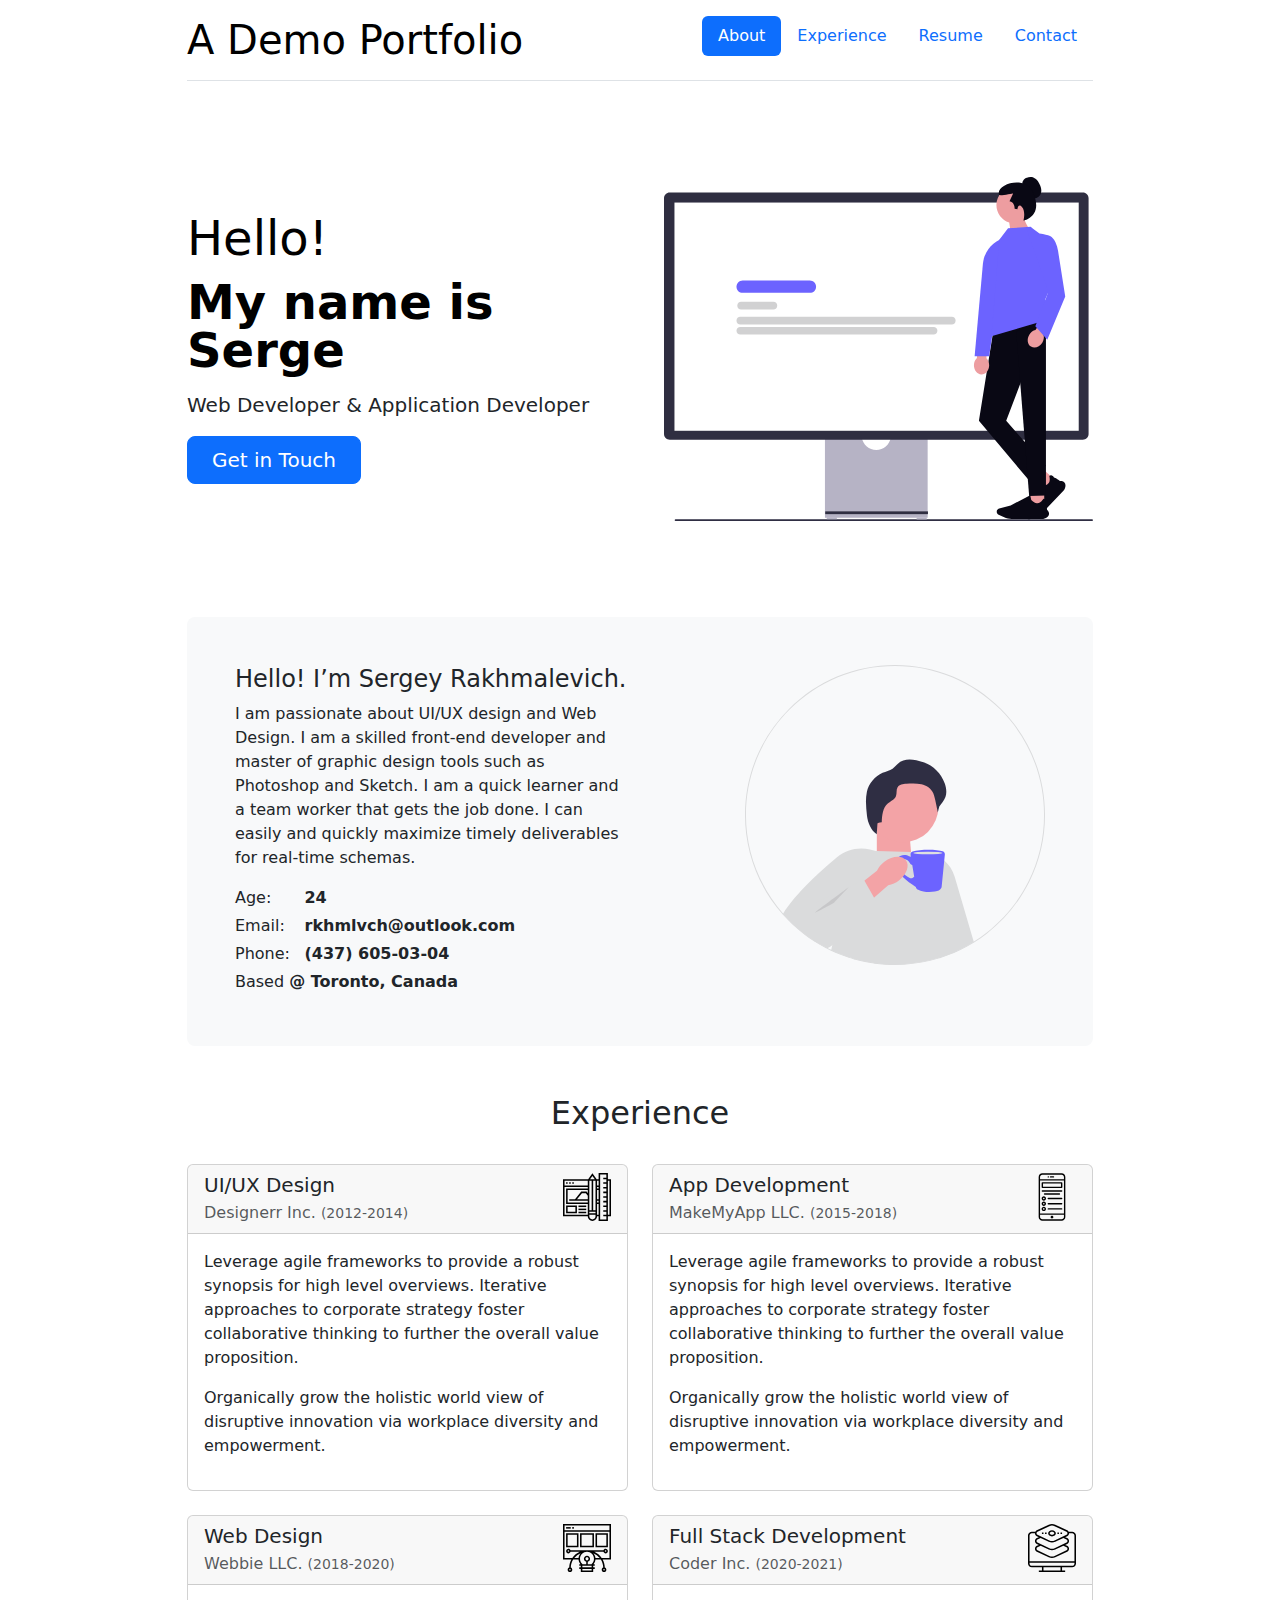
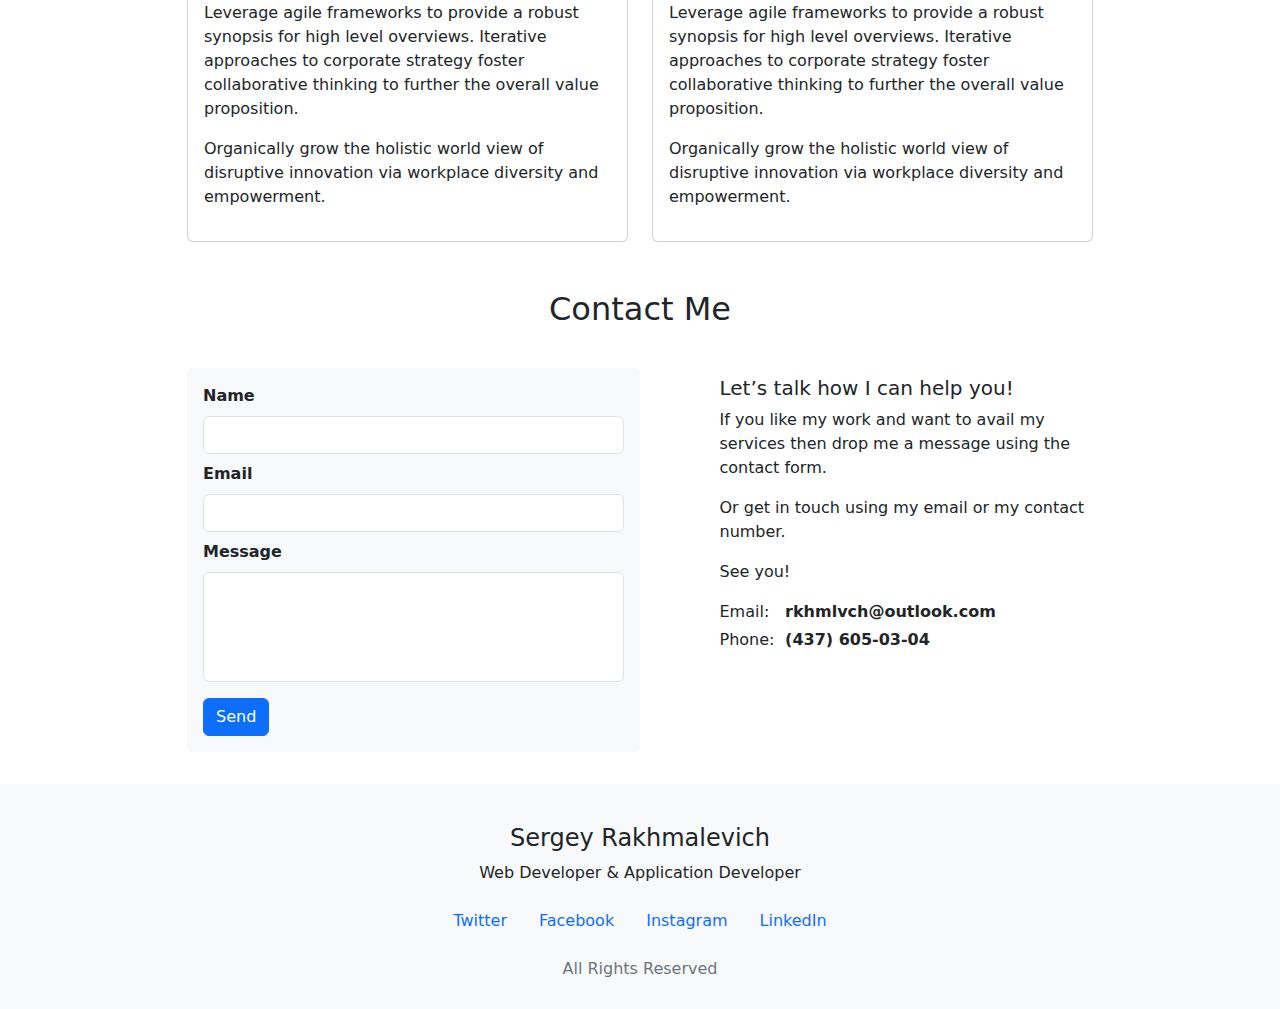
<file: index.html>
<!DOCTYPE html>
<html lang="en">

<head>
    <meta charset="UTF-8">
    <meta name="viewport" content="width=device-width, initial-scale=1.0">
    <title>Portfolio</title>
    <link href="https://cdn.jsdelivr.net/npm/bootstrap@5.3.3/dist/css/bootstrap.min.css" rel="stylesheet"
        integrity="sha384-QWTKZyjpPEjISv5WaRU9OFeRpok6YctnYmDr5pNlyT2bRjXh0JMhjY6hW+ALEwIH" crossorigin="anonymous">
    <link rel="stylesheet" href="./style.css">
</head>

<body>
    <div class="container">
        <!-- header -->
        <div class="container col-lg-10">
            <header class="d-flex flex-wrap justify-content-center py-3 mb-4 border-bottom">
                <h1 class="d-flex align-items-center mb-3 mb-md-0 me-md-auto link-body-emphasis text-decoration-none">
                    A Demo Portfolio
                </h1>

                <ul class="nav nav-pills">
                    <li class="nav-item"><a href="#about" class="nav-link active" aria-current="page">About</a></li>
                    <li class="nav-item"><a href="#experience" class="nav-link">Experience</a></li>
                    <li class="nav-item"><a href="./resume/resume.html" class="nav-link">Resume</a></li>
                    <li class="nav-item"><a href="#contact" class="nav-link">Contact</a></li>
                </ul>
            </header>
        </div>
        <!-- Hello section -->
        <div class="container col-10 py-4">
            <div class="row flex-lg-row-reverse align-items-center g-5 py-5">
                <div class="col-10 col-sm-8 col-lg-6">
                    <img src="./images/website.svg" class="d-block mx-lg-auto img-fluid" width="700" height="500"
                        loading="lazy">
                    </svg>
                </div>
                <div class="col-lg-6">
                    <p class="display-5 text-body-emphasis lh-1 mb-3">Hello!</p>
                    <h2 class="display-5 fw-bold text-body-emphasis lh-1 mb-3">My name is Serge</h2>
                    <p class="lead">Web Developer & Application Developer</p>
                    <div class="d-grid gap-2 d-md-flex justify-content-md-start">
                        <a href="#contact" class="btn btn-primary btn-lg px-4 me-md-2">Get in Touch</a>
                    </div>
                </div>
            </div>
        </div>

        <!-- About Me -->
        <div class="container col-10 py-4" id="about">
            <div class="p-5 bg-body-tertiary rounded-3">
                <div class="row">
                    <div class="col-md-6">
                        <h4 class="">Hello! I’m Sergey Rakhmalevich.</h4>
                        <p>I am passionate about UI/UX design and Web Design. I am a skilled front-end developer and
                            master of graphic design tools such as Photoshop and Sketch. I am a quick learner and a team
                            worker that gets the job done. I can easily and quickly
                            maximize timely deliverables for real-time schemas.</p>
                        <div class="row mt-3">
                            <div class="col-sm-2">
                                <div class="pb-1">Age:</div>
                            </div>
                            <div class="col-sm-10">
                                <div class="pb-1 fw-bolder">24</div>
                            </div>
                            <div class="col-sm-2">
                                <div class="pb-1">Email:</div>
                            </div>
                            <div class="col-sm-10">
                                <div class="pb-1 fw-bolder">rkhmlvch@outlook.com</div>
                            </div>

                            <div class="col-sm-2">
                                <div class="pb-1">Phone:</div>
                            </div>
                            <div class="col-sm-10">
                                <div class="pb-1 fw-bolder">(437) 605-03-04</div>
                            </div>
                            <div class="col-sm">
                                <div class="pb-1">Based <b>@ Toronto, Canada</b></div>
                            </div>
                        </div>
                    </div>
                    <div class="col-md-6">
                        <img class="img-fluid float-end" width="300" src="./images/drinking coffee.svg"
                            alt="A person drinking coffee">
                    </div>
                </div>
            </div>

        </div>

        <!-- Experience -->
        <div class="container col-10 py-4" id="experience">
            <h2 style="text-align: center;" class="pb-4">Experience</h2>
            <div class="row row-cols-1 row-cols-md-2 g-4">
                <div class="col">
                    <div class="card">
                        <div class="card-header">
                            <div class="d-flex justify-content-between">
                                <div>
                                    <h3 class="h5 mb-1">UI/UX Design</h3>
                                    <div class="text-muted text-small">Designerr Inc. <small>(2012-2014)</small>
                                    </div>
                                </div>
                                <img src="./images/ui-ux.svg" width="48" height="48" alt="ui-ux">
                            </div>
                        </div>
                        <div class="card-body">
                            <p class="card-text">Leverage agile frameworks to provide a robust synopsis for high level
                                overviews. Iterative approaches to corporate strategy foster collaborative thinking to
                                further the overall value proposition.</p>
                            <p>Organically grow the holistic world view of disruptive innovation via workplace diversity
                                and empowerment.</p>


                        </div>
                    </div>
                </div>
                <div class="col">
                    <div class="card">
                        <div class="card-header">
                            <div class="d-flex justify-content-between">
                                <div>
                                    <h3 class="h5 mb-1">App Development</h3>
                                    <div class="text-muted text-small">MakeMyApp LLC. <small>(2015-2018)</small>
                                    </div>
                                </div>
                                <img src="./images/app-development.svg" width="48" height="48" alt="app-development">
                            </div>
                        </div>
                        <div class="card-body">
                            <p class="card-text">Leverage agile frameworks to provide a robust synopsis for high level
                                overviews. Iterative approaches to corporate strategy foster collaborative thinking to
                                further the overall value proposition.</p>
                            <p>Organically grow the holistic world view of disruptive innovation via workplace diversity
                                and empowerment.</p>
                        </div>
                    </div>
                </div>
                <div class="col">
                    <div class="card">
                        <div class="card-header">
                            <div class="d-flex justify-content-between">
                                <div>
                                    <h3 class="h5 mb-1">Web Design</h3>
                                    <div class="text-muted text-small">Webbie LLC. <small>(2018-2020)</small>
                                    </div>
                                </div>
                                <img src="./images/web-design.svg" width="48" height="48" alt="web-design">
                            </div>
                        </div>
                        <div class="card-body">
                            <p class="card-text">Leverage agile frameworks to provide a robust synopsis for high level
                                overviews. Iterative approaches to corporate strategy foster collaborative thinking to
                                further the overall value proposition.</p>
                            <p>Organically grow the holistic world view of disruptive innovation via workplace diversity
                                and empowerment.</p>
                        </div>
                    </div>
                </div>
                <div class="col">
                    <div class="card">
                        <div class="card-header">
                            <div class="d-flex justify-content-between">
                                <div>
                                    <h3 class="h5 mb-1">Full Stack Development</h3>
                                    <div class="text-muted text-small">Coder Inc. <small>(2020-2021)</small>
                                    </div>
                                </div>
                                <img src="./images/full-stack.svg" width="48" height="48" alt="full-stack">
                            </div>
                        </div>
                        <div class="card-body">
                            <p class="card-text">Leverage agile frameworks to provide a robust synopsis for high level
                                overviews. Iterative approaches to corporate strategy foster collaborative thinking to
                                further the overall value proposition.</p>
                            <p>Organically grow the holistic world view of disruptive innovation via workplace diversity
                                and empowerment.</p>
                        </div>
                    </div>
                </div>
            </div>
        </div>

        <!-- Contact Me -->
        <div class="container col-10" id="contact">
            <h2 style="text-align: center;" class="p-4">Contact Me</h2>
            <div class="row g-0 pb-4">

                <div class="col-md-6 bg-light rounded-2 my-2 p-3 pt-2">
                    <form action="https://formspree.io/your@email.com" method="POST">
                        <div class="form-group my-2">
                            <label for="name" class="form-label fw-bolder">Name</label>
                            <input class="form-control" type="text" id="name" name="name" required="">
                        </div>
                        <div class="form-group my-2">
                            <label for="email" class="form-label fw-bolder">Email</label>
                            <input class="form-control" type="email" id="email" name="_replyto" required="">
                        </div>
                        <div class="form-group my-2">
                            <label for="message" class="form-label fw-bolder">Message</label>
                            <textarea class="form-control" style="resize: none;" id="message" name="message" rows="4"
                                required=""></textarea>
                        </div>
                        <button class="btn btn-primary mt-2" type="submit">Send</button>
                    </form>
                </div>
                <div class="col-md-1">

                </div>
                <div class="col-md-5">
                    <div class="mt-3 px-1">
                        <div class="h5">Let’s talk how I can help you!</div>
                        <p>If you like my work and want to avail my services then drop me a message using the contact
                            form.
                        </p>
                        <p>Or get in touch using my email or my contact number.</p>
                        <p>See you!</p>
                    </div>
                    <div class="mt-53 px-1">
                        <div class="row">
                            <div class="col-sm-2">
                                <div class="pb-1">Email:</div>
                            </div>
                            <div class="col-sm-10">
                                <div class="pb-1 fw-bolder">rkhmlvch@outlook.com</div>
                            </div>
                            <div class="col-sm-2">
                                <div class="pb-1">Phone:</div>
                            </div>
                            <div class="col-sm-10">
                                <div class="pb-1 fw-bolder">(437) 605-03-04</div>
                            </div>
                        </div>
                    </div>
                </div>
            </div>
        </div>
    </div>
    <footer>
        <footer class="pt-4 pb-4 text-center bg-light">
            <div class="container">
                <div class="my-3">
                    <div class="h4">Sergey Rakhmalevich</div>
                    <p>Web Developer &amp; Application Developer</p>
                    <div class="social-nav">
                        <nav role="navigation">
                            <ul class="nav justify-content-center">
                                <li class="nav-item"><a class="nav-link" href="https://twitter.com/rkhmlvch"
                                        title="Twitter"><i class="fab fa-twitter"></i><span
                                            class="menu-title sr-only">Twitter</span></a></li>
                                <li class="nav-item"><a class="nav-link" href="https://www.facebook.com/rkhmlvch"
                                        title="Facebook"><i class="fab fa-facebook"></i><span
                                            class="menu-title sr-only">Facebook</span></a></li>
                                <li class="nav-item"><a class="nav-link" href="https://www.instagram.com/rkhmlvch"
                                        title="Instagram"><i class="fab fa-instagram"></i><span
                                            class="menu-title sr-only">Instagram</span></a></li>
                                <li class="nav-item"><a class="nav-link" href="https://www.linkedin.com/in/rkhmlvch"
                                        title="LinkedIn"><i class="fab fa-linkedin"></i><span
                                            class="menu-title sr-only">LinkedIn</span></a></li>
                            </ul>
                        </nav>
                    </div>
                </div>
                <div class="text-small text-secondary">
                    <div class="mb-1">All Rights Reserved</div>
                </div>
            </div>
        </footer>
    </footer>


    <script src="https://cdn.jsdelivr.net/npm/bootstrap@5.3.3/dist/js/bootstrap.bundle.min.js"
        integrity="sha384-YvpcrYf0tY3lHB60NNkmXc5s9fDVZLESaAA55NDzOxhy9GkcIdslK1eN7N6jIeHz"
        crossorigin="anonymous"></script>
</body>

</html>
</file>
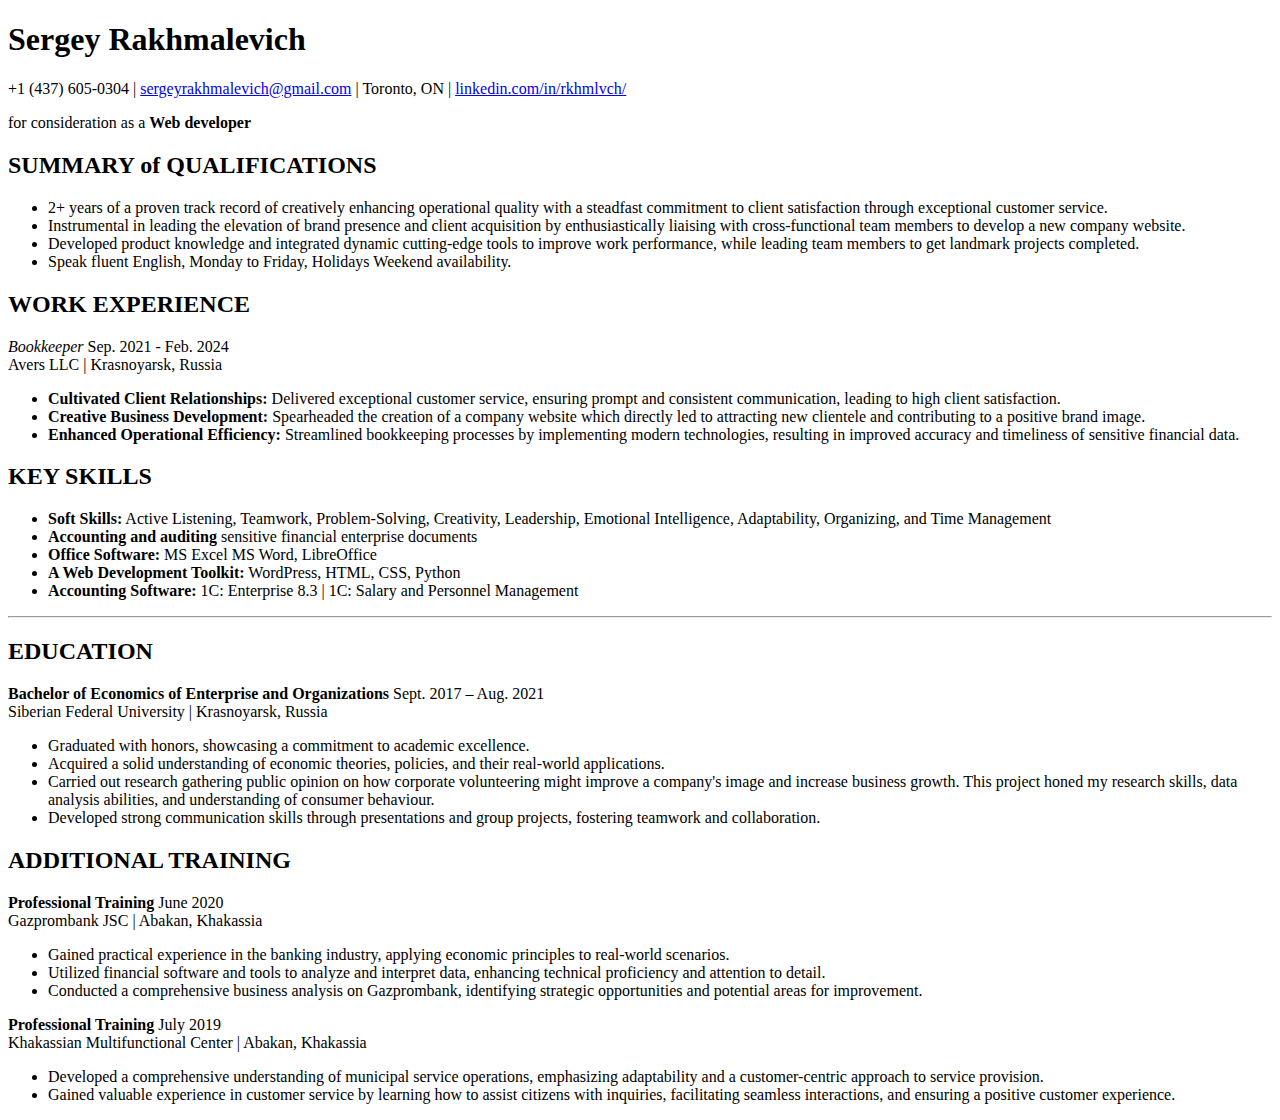
<file: resume/resume.html>
<!DOCTYPE html>
<html lang="en">

<head>
    <meta charset="UTF-8">
    <meta name="viewport" content="width=device-width, initial-scale=1.0">
    <title>My Resume</title>
</head>

<body>
    <h1>Sergey Rakhmalevich</h1>
    <p>+1 (437) 605-0304 | <a href="mailto:sergeyrakhmalevich@gmail.com">sergeyrakhmalevich@gmail.com</a> | Toronto, ON
        | <a href="linkedin.com/in/rkhmlvch/">linkedin.com/in/rkhmlvch/</a></p>
    <p>for consideration as a <b>Web developer</b></p>
    <h2>SUMMARY of QUALIFICATIONS</h2>
    <ul>
        <li>2+ years of a proven track record of creatively enhancing operational quality with a steadfast commitment to
            client satisfaction through exceptional customer service.</li>
        <li>Instrumental in leading the elevation of brand presence and client acquisition by enthusiastically liaising
            with cross-functional team members to develop a new company website.</li>
        <li>Developed product knowledge and integrated dynamic cutting-edge tools to improve work performance, while
            leading team members to get landmark projects completed.</li>
        <li>Speak fluent English, Monday to Friday, Holidays Weekend availability.</li>
    </ul>
    <h2>WORK EXPERIENCE</h2>
    <p><i>Bookkeeper</i> Sep. 2021 - Feb. 2024 <br />
        Avers LLC | Krasnoyarsk, Russia</p>
    <ul>
        <li><b>Cultivated Client Relationships:</b> Delivered exceptional customer service, ensuring prompt and
            consistent communication, leading to high client satisfaction.</li>
        <li><b>Creative Business Development:</b> Spearheaded the creation of a company website which directly led to
            attracting new clientele and contributing to a positive brand image.</li>
        <li><b>Enhanced Operational Efficiency:</b> Streamlined bookkeeping processes by implementing modern
            technologies, resulting in improved accuracy and timeliness of sensitive financial data.</li>
    </ul>
    <h2>KEY SKILLS</h2>
    <ul>
        <li><b>Soft Skills:</b> Active Listening, Teamwork, Problem-Solving, Creativity, Leadership, Emotional
            Intelligence, Adaptability, Organizing, and Time Management</li>
        <li><b>Accounting and auditing</b> sensitive financial enterprise documents</li>
        <li><b>Office Software:</b> MS Excel MS Word, LibreOffice</li>
        <li><b>A Web Development Toolkit:</b> WordPress, HTML, CSS, Python</li>
        <li><b>Accounting Software:</b> 1C: Enterprise 8.3 | 1C: Salary and Personnel Management</li>
    </ul>

    <hr />

    <h2>EDUCATION</h2>
    <p><b>Bachelor of Economics of Enterprise and Organizations</b> Sept. 2017 – Aug. 2021 <br />
        Siberian Federal University | Krasnoyarsk, Russia
    </p>
    <ul>
        <li>Graduated with honors, showcasing a commitment to academic excellence.</li>
        <li>Acquired a solid understanding of economic theories, policies, and their real-world applications.</li>
        <li>Carried out research gathering public opinion on how corporate volunteering might improve a company's image
            and increase business growth. This project honed my research skills, data analysis abilities, and
            understanding of consumer behaviour.</li>
        <li>Developed strong communication skills through presentations and group projects, fostering teamwork and
            collaboration.</li>
    </ul>

    <h2>ADDITIONAL TRAINING</h2>
    <p><b>Professional Training</b> June 2020 <br />
        Gazprombank JSC | Abakan, Khakassia
    </p>
    <ul>
        <li>Gained practical experience in the banking industry, applying economic principles to real-world scenarios.
        </li>
        <li>Utilized financial software and tools to analyze and interpret data, enhancing technical proficiency and
            attention to detail.</li>
        <li>Conducted a comprehensive business analysis on Gazprombank, identifying strategic opportunities and
            potential areas for improvement.</li>
    </ul>

    <p><b>Professional Training </b> July 2019 <br />
        Khakassian Multifunctional Center | Abakan, Khakassia
    </p>
    <ul>
        <li>Developed a comprehensive understanding of municipal service operations, emphasizing adaptability and a
            customer-centric approach to service provision.</li>
        <li>Gained valuable experience in customer service by learning how to assist citizens with inquiries,
            facilitating seamless interactions, and ensuring a positive customer experience.</li>
    </ul>
</body>

<footer>

</footer>

</html>
</file>
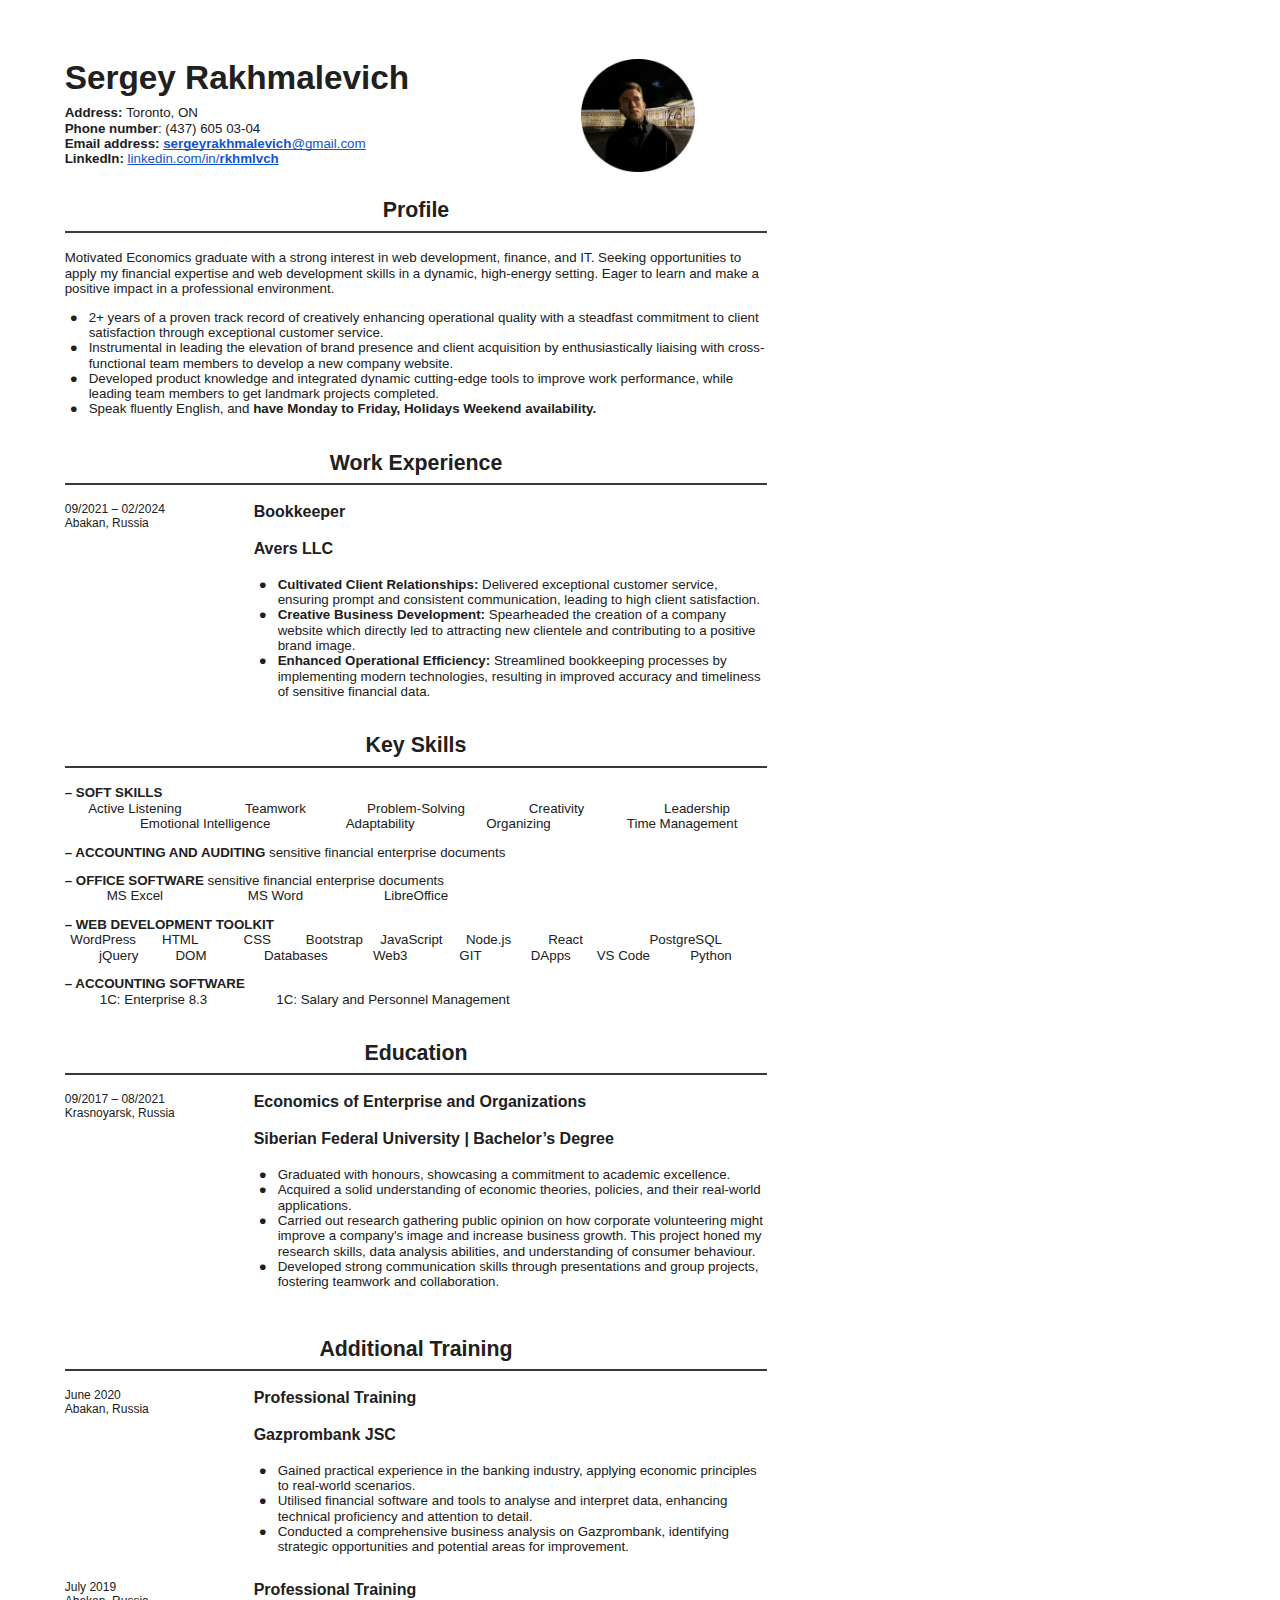
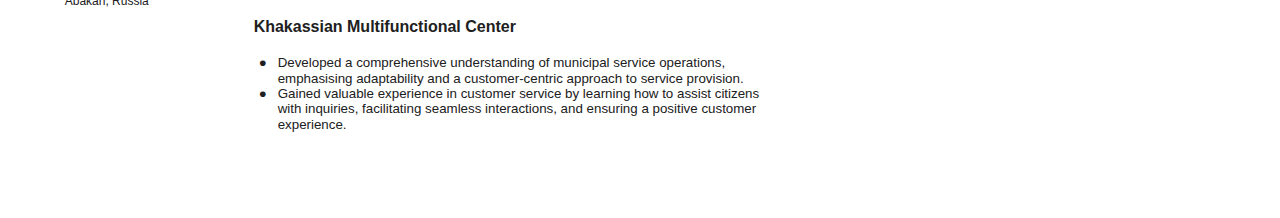
<file: resume/Resume.html>
<html>

<head>
    <meta content="text/html; charset=UTF-8" http-equiv="content-type">
    <style type="text/css">
        @import url(https://themes.googleusercontent.com/fonts/css?kit=sDU-RIIs3Wq_4pUcDwWu-05zdwzqyXAFhQ3EpAK6bTA);

        ol.lst-kix_list_7-0 {
            list-style-type: none
        }

        ul.lst-kix_list_1-0 {
            list-style-type: none
        }

        ol.lst-kix_list_9-0.start {
            counter-reset: lst-ctn-kix_list_9-0 0
        }

        ul.lst-kix_list_9-3 {
            list-style-type: none
        }

        ul.lst-kix_list_9-4 {
            list-style-type: none
        }

        ul.lst-kix_list_9-1 {
            list-style-type: none
        }

        ul.lst-kix_list_9-2 {
            list-style-type: none
        }

        ul.lst-kix_list_9-7 {
            list-style-type: none
        }

        ul.lst-kix_list_9-8 {
            list-style-type: none
        }

        ul.lst-kix_list_9-5 {
            list-style-type: none
        }

        .lst-kix_list_7-0>li {
            counter-increment: lst-ctn-kix_list_7-0
        }

        .lst-kix_list_9-0>li {
            counter-increment: lst-ctn-kix_list_9-0
        }

        ul.lst-kix_list_9-6 {
            list-style-type: none
        }

        ul.lst-kix_list_1-3 {
            list-style-type: none
        }

        ul.lst-kix_list_1-4 {
            list-style-type: none
        }

        ul.lst-kix_list_1-1 {
            list-style-type: none
        }

        ul.lst-kix_list_1-2 {
            list-style-type: none
        }

        ul.lst-kix_list_1-7 {
            list-style-type: none
        }

        ul.lst-kix_list_1-8 {
            list-style-type: none
        }

        ul.lst-kix_list_1-5 {
            list-style-type: none
        }

        ul.lst-kix_list_1-6 {
            list-style-type: none
        }

        ul.lst-kix_idnq0rut0mpu-6 {
            list-style-type: none
        }

        ul.lst-kix_idnq0rut0mpu-7 {
            list-style-type: none
        }

        ul.lst-kix_idnq0rut0mpu-4 {
            list-style-type: none
        }

        ul.lst-kix_idnq0rut0mpu-5 {
            list-style-type: none
        }

        ul.lst-kix_idnq0rut0mpu-2 {
            list-style-type: none
        }

        ul.lst-kix_idnq0rut0mpu-3 {
            list-style-type: none
        }

        ul.lst-kix_idnq0rut0mpu-0 {
            list-style-type: none
        }

        ul.lst-kix_idnq0rut0mpu-1 {
            list-style-type: none
        }

        ul.lst-kix_idnq0rut0mpu-8 {
            list-style-type: none
        }

        .lst-kix_idnq0rut0mpu-0>li:before {
            content: "\0025cf   "
        }

        .lst-kix_idnq0rut0mpu-1>li:before {
            content: "\0025cb   "
        }

        .lst-kix_list_5-0>li:before {
            content: "\0025cf   "
        }

        ol.lst-kix_list_6-0 {
            list-style-type: none
        }

        .lst-kix_idnq0rut0mpu-2>li:before {
            content: "\0025a0   "
        }

        .lst-kix_list_5-3>li:before {
            content: " "
        }

        .lst-kix_idnq0rut0mpu-4>li:before {
            content: "\0025cb   "
        }

        .lst-kix_list_5-2>li:before {
            content: " "
        }

        .lst-kix_list_5-1>li:before {
            content: " "
        }

        .lst-kix_idnq0rut0mpu-3>li:before {
            content: "\0025cf   "
        }

        .lst-kix_list_5-7>li:before {
            content: " "
        }

        ul.lst-kix_list_8-4 {
            list-style-type: none
        }

        ul.lst-kix_list_8-5 {
            list-style-type: none
        }

        .lst-kix_list_5-6>li:before {
            content: " "
        }

        .lst-kix_list_5-8>li:before {
            content: " "
        }

        ul.lst-kix_list_8-2 {
            list-style-type: none
        }

        ul.lst-kix_list_8-3 {
            list-style-type: none
        }

        ul.lst-kix_list_8-8 {
            list-style-type: none
        }

        ul.lst-kix_list_8-6 {
            list-style-type: none
        }

        ul.lst-kix_list_8-7 {
            list-style-type: none
        }

        .lst-kix_list_5-4>li:before {
            content: " "
        }

        .lst-kix_list_5-5>li:before {
            content: " "
        }

        ul.lst-kix_list_8-1 {
            list-style-type: none
        }

        .lst-kix_list_6-1>li:before {
            content: " "
        }

        .lst-kix_list_6-3>li:before {
            content: " "
        }

        .lst-kix_list_6-0>li:before {
            content: "" counter(lst-ctn-kix_list_6-0, decimal) ". "
        }

        .lst-kix_list_6-4>li:before {
            content: " "
        }

        .lst-kix_list_6-2>li:before {
            content: " "
        }

        .lst-kix_list_6-8>li:before {
            content: " "
        }

        ul.lst-kix_fclu7wxu3cw5-8 {
            list-style-type: none
        }

        ul.lst-kix_fclu7wxu3cw5-7 {
            list-style-type: none
        }

        ul.lst-kix_fclu7wxu3cw5-6 {
            list-style-type: none
        }

        ul.lst-kix_fclu7wxu3cw5-5 {
            list-style-type: none
        }

        .lst-kix_list_6-5>li:before {
            content: " "
        }

        .lst-kix_list_6-7>li:before {
            content: " "
        }

        ul.lst-kix_fclu7wxu3cw5-4 {
            list-style-type: none
        }

        ul.lst-kix_fclu7wxu3cw5-3 {
            list-style-type: none
        }

        ul.lst-kix_fclu7wxu3cw5-2 {
            list-style-type: none
        }

        ul.lst-kix_fclu7wxu3cw5-1 {
            list-style-type: none
        }

        .lst-kix_list_6-6>li:before {
            content: " "
        }

        ul.lst-kix_fclu7wxu3cw5-0 {
            list-style-type: none
        }

        .lst-kix_list_2-7>li:before {
            content: " "
        }

        .lst-kix_list_7-4>li:before {
            content: " "
        }

        .lst-kix_list_7-6>li:before {
            content: " "
        }

        .lst-kix_list_2-5>li:before {
            content: " "
        }

        .lst-kix_list_7-2>li:before {
            content: " "
        }

        .lst-kix_64cuf8apu8nu-5>li:before {
            content: "\0025a0   "
        }

        ul.lst-kix_list_3-7 {
            list-style-type: none
        }

        ul.lst-kix_list_3-8 {
            list-style-type: none
        }

        .lst-kix_list_10-1>li:before {
            content: " "
        }

        .lst-kix_list_13-7>li:before {
            content: "o  "
        }

        ul.lst-kix_list_3-1 {
            list-style-type: none
        }

        .lst-kix_64cuf8apu8nu-3>li:before {
            content: "\0025cf   "
        }

        ul.lst-kix_list_3-2 {
            list-style-type: none
        }

        .lst-kix_list_7-8>li:before {
            content: " "
        }

        ul.lst-kix_list_3-0 {
            list-style-type: none
        }

        ul.lst-kix_list_3-5 {
            list-style-type: none
        }

        .lst-kix_64cuf8apu8nu-1>li:before {
            content: "\0025cb   "
        }

        ol.lst-kix_list_9-0 {
            list-style-type: none
        }

        ul.lst-kix_list_3-6 {
            list-style-type: none
        }

        ul.lst-kix_list_3-3 {
            list-style-type: none
        }

        ul.lst-kix_list_3-4 {
            list-style-type: none
        }

        .lst-kix_list_10-7>li:before {
            content: " "
        }

        .lst-kix_list_10-5>li:before {
            content: " "
        }

        ul.lst-kix_64cuf8apu8nu-4 {
            list-style-type: none
        }

        .lst-kix_list_10-3>li:before {
            content: " "
        }

        ul.lst-kix_list_11-7 {
            list-style-type: none
        }

        ul.lst-kix_64cuf8apu8nu-5 {
            list-style-type: none
        }

        ul.lst-kix_list_11-6 {
            list-style-type: none
        }

        .lst-kix_list_4-1>li:before {
            content: " "
        }

        ul.lst-kix_64cuf8apu8nu-2 {
            list-style-type: none
        }

        ul.lst-kix_list_11-5 {
            list-style-type: none
        }

        ul.lst-kix_64cuf8apu8nu-3 {
            list-style-type: none
        }

        ul.lst-kix_list_11-4 {
            list-style-type: none
        }

        ul.lst-kix_64cuf8apu8nu-0 {
            list-style-type: none
        }

        ul.lst-kix_list_11-3 {
            list-style-type: none
        }

        ul.lst-kix_64cuf8apu8nu-1 {
            list-style-type: none
        }

        ul.lst-kix_list_11-2 {
            list-style-type: none
        }

        ul.lst-kix_list_11-1 {
            list-style-type: none
        }

        ul.lst-kix_list_11-0 {
            list-style-type: none
        }

        .lst-kix_list_9-2>li:before {
            content: " "
        }

        .lst-kix_idnq0rut0mpu-8>li:before {
            content: "\0025a0   "
        }

        .lst-kix_list_4-3>li:before {
            content: " "
        }

        .lst-kix_list_4-5>li:before {
            content: " "
        }

        .lst-kix_idnq0rut0mpu-6>li:before {
            content: "\0025cf   "
        }

        .lst-kix_64cuf8apu8nu-7>li:before {
            content: "\0025cb   "
        }

        ul.lst-kix_list_11-8 {
            list-style-type: none
        }

        .lst-kix_list_9-0>li:before {
            content: "" counter(lst-ctn-kix_list_9-0, decimal) ". "
        }

        .lst-kix_list_9-6>li:before {
            content: " "
        }

        .lst-kix_list_9-4>li:before {
            content: " "
        }

        .lst-kix_list_11-3>li:before {
            content: "\0025aa   "
        }

        ol.lst-kix_list_10-0 {
            list-style-type: none
        }

        ul.lst-kix_list_2-8 {
            list-style-type: none
        }

        .lst-kix_list_12-3>li:before {
            content: "\0025cf   "
        }

        .lst-kix_list_11-5>li:before {
            content: "\0025cf   "
        }

        .lst-kix_list_12-1>li:before {
            content: "o  "
        }

        ul.lst-kix_list_2-2 {
            list-style-type: none
        }

        ul.lst-kix_list_2-3 {
            list-style-type: none
        }

        ul.lst-kix_list_2-0 {
            list-style-type: none
        }

        ul.lst-kix_list_2-1 {
            list-style-type: none
        }

        ol.lst-kix_list_8-0 {
            list-style-type: none
        }

        .lst-kix_list_9-8>li:before {
            content: " "
        }

        ul.lst-kix_list_2-6 {
            list-style-type: none
        }

        .lst-kix_list_1-1>li:before {
            content: " "
        }

        ul.lst-kix_list_2-7 {
            list-style-type: none
        }

        .lst-kix_list_11-7>li:before {
            content: "\0025aa   "
        }

        ul.lst-kix_list_2-4 {
            list-style-type: none
        }

        ul.lst-kix_list_2-5 {
            list-style-type: none
        }

        .lst-kix_list_1-3>li:before {
            content: " "
        }

        .lst-kix_fclu7wxu3cw5-0>li:before {
            content: "\0025cf   "
        }

        .lst-kix_list_13-3>li:before {
            content: "\0025cf   "
        }

        ul.lst-kix_list_10-8 {
            list-style-type: none
        }

        ul.lst-kix_list_10-7 {
            list-style-type: none
        }

        .lst-kix_list_1-7>li:before {
            content: " "
        }

        ul.lst-kix_list_10-6 {
            list-style-type: none
        }

        ul.lst-kix_list_10-5 {
            list-style-type: none
        }

        .lst-kix_fclu7wxu3cw5-2>li:before {
            content: "\0025cf   "
        }

        .lst-kix_fclu7wxu3cw5-4>li:before {
            content: "\0025cf   "
        }

        ul.lst-kix_list_10-4 {
            list-style-type: none
        }

        ul.lst-kix_list_10-3 {
            list-style-type: none
        }

        .lst-kix_list_1-5>li:before {
            content: " "
        }

        ul.lst-kix_list_10-2 {
            list-style-type: none
        }

        ul.lst-kix_list_10-1 {
            list-style-type: none
        }

        .lst-kix_list_13-5>li:before {
            content: "\0025aa   "
        }

        .lst-kix_list_12-5>li:before {
            content: "\0025aa   "
        }

        .lst-kix_fclu7wxu3cw5-6>li:before {
            content: "\0025cf   "
        }

        .lst-kix_fclu7wxu3cw5-8>li:before {
            content: "\0025cf   "
        }

        .lst-kix_list_12-7>li:before {
            content: "o  "
        }

        .lst-kix_list_2-1>li:before {
            content: " "
        }

        ol.lst-kix_list_6-0.start {
            counter-reset: lst-ctn-kix_list_6-0 0
        }

        .lst-kix_list_2-3>li:before {
            content: " "
        }

        .lst-kix_list_13-1>li:before {
            content: "o  "
        }

        .lst-kix_list_3-0>li:before {
            content: "\0025cf   "
        }

        ul.lst-kix_list_5-7 {
            list-style-type: none
        }

        ul.lst-kix_list_5-8 {
            list-style-type: none
        }

        .lst-kix_list_3-1>li:before {
            content: " "
        }

        .lst-kix_list_3-2>li:before {
            content: " "
        }

        ul.lst-kix_list_5-5 {
            list-style-type: none
        }

        ul.lst-kix_list_5-6 {
            list-style-type: none
        }

        .lst-kix_list_8-1>li:before {
            content: " "
        }

        .lst-kix_list_8-2>li:before {
            content: " "
        }

        .lst-kix_list_6-0>li {
            counter-increment: lst-ctn-kix_list_6-0
        }

        .lst-kix_list_8-0>li {
            counter-increment: lst-ctn-kix_list_8-0
        }

        .lst-kix_list_3-5>li:before {
            content: " "
        }

        ul.lst-kix_list_5-0 {
            list-style-type: none
        }

        .lst-kix_list_10-0>li {
            counter-increment: lst-ctn-kix_list_10-0
        }

        .lst-kix_list_3-4>li:before {
            content: " "
        }

        ul.lst-kix_list_5-3 {
            list-style-type: none
        }

        .lst-kix_list_3-3>li:before {
            content: " "
        }

        ul.lst-kix_list_5-4 {
            list-style-type: none
        }

        ul.lst-kix_list_5-1 {
            list-style-type: none
        }

        .lst-kix_list_8-0>li:before {
            content: "" counter(lst-ctn-kix_list_8-0, decimal) ". "
        }

        ul.lst-kix_list_5-2 {
            list-style-type: none
        }

        .lst-kix_list_8-7>li:before {
            content: " "
        }

        .lst-kix_list_3-8>li:before {
            content: " "
        }

        .lst-kix_list_8-5>li:before {
            content: " "
        }

        .lst-kix_list_8-6>li:before {
            content: " "
        }

        .lst-kix_list_8-3>li:before {
            content: " "
        }

        ul.lst-kix_list_13-5 {
            list-style-type: none
        }

        ul.lst-kix_list_13-4 {
            list-style-type: none
        }

        ul.lst-kix_list_13-3 {
            list-style-type: none
        }

        .lst-kix_list_3-6>li:before {
            content: " "
        }

        ul.lst-kix_list_13-2 {
            list-style-type: none
        }

        ul.lst-kix_list_13-1 {
            list-style-type: none
        }

        .lst-kix_list_3-7>li:before {
            content: " "
        }

        ul.lst-kix_list_13-0 {
            list-style-type: none
        }

        .lst-kix_list_8-4>li:before {
            content: " "
        }

        .lst-kix_list_11-2>li:before {
            content: "o  "
        }

        ul.lst-kix_list_13-8 {
            list-style-type: none
        }

        .lst-kix_list_11-1>li:before {
            content: "\0025cf   "
        }

        ul.lst-kix_list_13-7 {
            list-style-type: none
        }

        ul.lst-kix_list_13-6 {
            list-style-type: none
        }

        .lst-kix_list_11-0>li:before {
            content: "  "
        }

        .lst-kix_list_8-8>li:before {
            content: " "
        }

        .lst-kix_list_4-8>li:before {
            content: " "
        }

        .lst-kix_list_4-7>li:before {
            content: " "
        }

        ul.lst-kix_list_4-8 {
            list-style-type: none
        }

        ul.lst-kix_list_4-6 {
            list-style-type: none
        }

        ul.lst-kix_list_4-7 {
            list-style-type: none
        }

        ul.lst-kix_64cuf8apu8nu-8 {
            list-style-type: none
        }

        ul.lst-kix_64cuf8apu8nu-6 {
            list-style-type: none
        }

        ul.lst-kix_64cuf8apu8nu-7 {
            list-style-type: none
        }

        ul.lst-kix_list_4-0 {
            list-style-type: none
        }

        ul.lst-kix_list_4-1 {
            list-style-type: none
        }

        ul.lst-kix_list_4-4 {
            list-style-type: none
        }

        ul.lst-kix_list_4-5 {
            list-style-type: none
        }

        ul.lst-kix_list_4-2 {
            list-style-type: none
        }

        ul.lst-kix_list_4-3 {
            list-style-type: none
        }

        ul.lst-kix_list_12-6 {
            list-style-type: none
        }

        ul.lst-kix_list_12-5 {
            list-style-type: none
        }

        ul.lst-kix_list_12-4 {
            list-style-type: none
        }

        ul.lst-kix_list_12-3 {
            list-style-type: none
        }

        ul.lst-kix_list_12-2 {
            list-style-type: none
        }

        ul.lst-kix_list_12-1 {
            list-style-type: none
        }

        ul.lst-kix_list_12-0 {
            list-style-type: none
        }

        ul.lst-kix_list_12-8 {
            list-style-type: none
        }

        ul.lst-kix_list_12-7 {
            list-style-type: none
        }

        ol.lst-kix_list_8-0.start {
            counter-reset: lst-ctn-kix_list_8-0 0
        }

        .lst-kix_list_7-0>li:before {
            content: "" counter(lst-ctn-kix_list_7-0, decimal) ". "
        }

        .lst-kix_list_2-6>li:before {
            content: " "
        }

        .lst-kix_64cuf8apu8nu-0>li:before {
            content: "\0025cf   "
        }

        .lst-kix_list_2-4>li:before {
            content: " "
        }

        .lst-kix_list_2-8>li:before {
            content: " "
        }

        .lst-kix_list_7-1>li:before {
            content: " "
        }

        .lst-kix_list_7-5>li:before {
            content: " "
        }

        .lst-kix_list_7-3>li:before {
            content: " "
        }

        ul.lst-kix_list_7-5 {
            list-style-type: none
        }

        .lst-kix_list_10-0>li:before {
            content: "" counter(lst-ctn-kix_list_10-0, decimal) ". "
        }

        ul.lst-kix_list_7-6 {
            list-style-type: none
        }

        ul.lst-kix_list_7-3 {
            list-style-type: none
        }

        ul.lst-kix_list_7-4 {
            list-style-type: none
        }

        .lst-kix_list_13-6>li:before {
            content: "\0025cf   "
        }

        .lst-kix_list_13-8>li:before {
            content: "\0025aa   "
        }

        .lst-kix_64cuf8apu8nu-4>li:before {
            content: "\0025cb   "
        }

        ul.lst-kix_list_7-7 {
            list-style-type: none
        }

        ul.lst-kix_list_7-8 {
            list-style-type: none
        }

        .lst-kix_64cuf8apu8nu-2>li:before {
            content: "\0025a0   "
        }

        ul.lst-kix_list_7-1 {
            list-style-type: none
        }

        ul.lst-kix_list_7-2 {
            list-style-type: none
        }

        .lst-kix_list_7-7>li:before {
            content: " "
        }

        ol.lst-kix_list_10-0.start {
            counter-reset: lst-ctn-kix_list_10-0 0
        }

        .lst-kix_list_10-4>li:before {
            content: " "
        }

        .lst-kix_list_10-8>li:before {
            content: " "
        }

        .lst-kix_list_4-0>li:before {
            content: "\0025cf   "
        }

        .lst-kix_list_10-2>li:before {
            content: " "
        }

        .lst-kix_list_4-4>li:before {
            content: " "
        }

        .lst-kix_64cuf8apu8nu-6>li:before {
            content: "\0025cf   "
        }

        .lst-kix_list_4-2>li:before {
            content: " "
        }

        .lst-kix_list_4-6>li:before {
            content: " "
        }

        .lst-kix_64cuf8apu8nu-8>li:before {
            content: "\0025a0   "
        }

        .lst-kix_list_9-3>li:before {
            content: " "
        }

        .lst-kix_idnq0rut0mpu-5>li:before {
            content: "\0025a0   "
        }

        ol.lst-kix_list_7-0.start {
            counter-reset: lst-ctn-kix_list_7-0 0
        }

        .lst-kix_list_10-6>li:before {
            content: " "
        }

        .lst-kix_list_9-1>li:before {
            content: " "
        }

        .lst-kix_idnq0rut0mpu-7>li:before {
            content: "\0025cb   "
        }

        .lst-kix_list_9-7>li:before {
            content: " "
        }

        .lst-kix_list_11-4>li:before {
            content: "\01f8ad   "
        }

        .lst-kix_list_12-4>li:before {
            content: "o  "
        }

        .lst-kix_list_9-5>li:before {
            content: " "
        }

        ul.lst-kix_list_6-6 {
            list-style-type: none
        }

        ul.lst-kix_list_6-7 {
            list-style-type: none
        }

        ul.lst-kix_list_6-4 {
            list-style-type: none
        }

        ul.lst-kix_list_6-5 {
            list-style-type: none
        }

        ul.lst-kix_list_6-8 {
            list-style-type: none
        }

        .lst-kix_list_12-2>li:before {
            content: "\0025aa   "
        }

        .lst-kix_list_11-6>li:before {
            content: "o  "
        }

        .lst-kix_list_1-0>li:before {
            content: "\0025cf   "
        }

        ul.lst-kix_list_6-2 {
            list-style-type: none
        }

        .lst-kix_list_11-8>li:before {
            content: "\01f8ad   "
        }

        ul.lst-kix_list_6-3 {
            list-style-type: none
        }

        .lst-kix_list_1-2>li:before {
            content: " "
        }

        .lst-kix_list_12-0>li:before {
            content: "\0025cf   "
        }

        ul.lst-kix_list_6-1 {
            list-style-type: none
        }

        .lst-kix_list_1-4>li:before {
            content: " "
        }

        .lst-kix_list_13-0>li:before {
            content: "\0025cf   "
        }

        .lst-kix_fclu7wxu3cw5-1>li:before {
            content: "\0025cf   "
        }

        .lst-kix_list_13-4>li:before {
            content: "o  "
        }

        .lst-kix_list_1-6>li:before {
            content: " "
        }

        li.li-bullet-0:before {
            margin-left: -14.2pt;
            white-space: nowrap;
            display: inline-block;
            min-width: 14.2pt
        }

        .lst-kix_fclu7wxu3cw5-3>li:before {
            content: "\0025cf   "
        }

        .lst-kix_list_2-0>li:before {
            content: "\0025cf   "
        }

        .lst-kix_list_12-6>li:before {
            content: "\0025cf   "
        }

        .lst-kix_fclu7wxu3cw5-5>li:before {
            content: "\0025cf   "
        }

        .lst-kix_list_1-8>li:before {
            content: " "
        }

        .lst-kix_list_2-2>li:before {
            content: " "
        }

        .lst-kix_list_13-2>li:before {
            content: "\0025aa   "
        }

        .lst-kix_list_12-8>li:before {
            content: "\0025aa   "
        }

        .lst-kix_fclu7wxu3cw5-7>li:before {
            content: "\0025cf   "
        }

        ol {
            margin: 0;
            padding: 0
        }

        table td,
        table th {
            padding: 0
        }

        .c37 {
            border-right-style: solid;
            padding: 5pt 5pt 5pt 5pt;
            border-bottom-color: #000000;
            border-top-width: 0pt;
            border-right-width: 0pt;
            border-left-color: #000000;
            vertical-align: top;
            border-right-color: #000000;
            border-left-width: 0pt;
            border-top-style: solid;
            border-left-style: solid;
            border-bottom-width: 0pt;
            width: 12pt;
            border-top-color: #000000;
            border-bottom-style: solid
        }

        .c14 {
            border-right-style: solid;
            border-bottom-color: #000000;
            border-top-width: 0pt;
            border-right-width: 0pt;
            border-left-color: #000000;
            vertical-align: top;
            border-right-color: #000000;
            border-left-width: 0pt;
            border-top-style: solid;
            border-left-style: solid;
            border-bottom-width: 0pt;
            width: 105.4pt;
            border-top-color: #000000;
            border-bottom-style: solid
        }

        .c42 {
            border-right-style: solid;
            border-bottom-color: #000000;
            border-top-width: 0pt;
            border-right-width: 0pt;
            border-left-color: #000000;
            vertical-align: middle;
            border-right-color: #000000;
            border-left-width: 0pt;
            border-top-style: solid;
            border-left-style: solid;
            border-bottom-width: 0pt;
            width: 96pt;
            border-top-color: #000000;
            border-bottom-style: solid
        }

        .c39 {
            border-right-style: solid;
            border-bottom-color: #000000;
            border-top-width: 0pt;
            border-right-width: 0pt;
            border-left-color: #000000;
            vertical-align: top;
            border-right-color: #000000;
            border-left-width: 0pt;
            border-top-style: solid;
            border-left-style: solid;
            border-bottom-width: 0pt;
            width: 131.2pt;
            border-top-color: #000000;
            border-bottom-style: solid
        }

        .c22 {
            border-right-style: solid;
            border-bottom-color: #000000;
            border-top-width: 0pt;
            border-right-width: 0pt;
            border-left-color: #000000;
            vertical-align: top;
            border-right-color: #000000;
            border-left-width: 0pt;
            border-top-style: solid;
            border-left-style: solid;
            border-bottom-width: 0pt;
            width: 385.2pt;
            border-top-color: #000000;
            border-bottom-style: solid
        }

        .c36 {
            border-right-style: solid;
            border-bottom-color: #000000;
            border-top-width: 0pt;
            border-right-width: 0pt;
            border-left-color: #000000;
            vertical-align: top;
            border-right-color: #000000;
            border-left-width: 0pt;
            border-top-style: solid;
            border-left-style: solid;
            border-bottom-width: 0pt;
            width: 373.2pt;
            border-top-color: #000000;
            border-bottom-style: solid
        }

        .c7 {
            border-right-style: solid;
            border-bottom-color: #000000;
            border-top-width: 0pt;
            border-right-width: 0pt;
            border-left-color: #000000;
            vertical-align: top;
            border-right-color: #000000;
            border-left-width: 0pt;
            border-top-style: solid;
            border-left-style: solid;
            border-bottom-width: 0pt;
            width: 228pt;
            border-top-color: #000000;
            border-bottom-style: solid
        }

        .c28 {
            border-right-style: solid;
            border-bottom-color: #000000;
            border-top-width: 0pt;
            border-right-width: 0pt;
            border-left-color: #000000;
            vertical-align: middle;
            border-right-color: #000000;
            border-left-width: 0pt;
            border-top-style: solid;
            border-left-style: solid;
            border-bottom-width: 0pt;
            width: 122.7pt;
            border-top-color: #000000;
            border-bottom-style: solid
        }

        .c24 {
            border-right-style: solid;
            border-bottom-color: #000000;
            border-top-width: 0pt;
            border-right-width: 0pt;
            border-left-color: #000000;
            vertical-align: top;
            border-right-color: #000000;
            border-left-width: 0pt;
            border-top-style: solid;
            border-left-style: solid;
            border-bottom-width: 0pt;
            width: 210.8pt;
            border-top-color: #000000;
            border-bottom-style: solid
        }

        .c34 {
            border-right-style: solid;
            border-bottom-color: #000000;
            border-top-width: 0pt;
            border-right-width: 0pt;
            border-left-color: #000000;
            vertical-align: middle;
            border-right-color: #000000;
            border-left-width: 0pt;
            border-top-style: solid;
            border-left-style: solid;
            border-bottom-width: 0pt;
            width: 38.2pt;
            border-top-color: #000000;
            border-bottom-style: solid
        }

        .c30 {
            border-right-style: solid;
            border-bottom-color: #000000;
            border-top-width: 0pt;
            border-right-width: 0pt;
            border-left-color: #000000;
            vertical-align: top;
            border-right-color: #000000;
            border-left-width: 0pt;
            border-top-style: solid;
            border-left-style: solid;
            border-bottom-width: 0pt;
            width: 34.5pt;
            border-top-color: #000000;
            border-bottom-style: solid
        }

        .c3 {
            border-right-style: solid;
            border-bottom-color: #000000;
            border-top-width: 0pt;
            border-right-width: 0pt;
            border-left-color: #000000;
            vertical-align: top;
            border-right-color: #000000;
            border-left-width: 0pt;
            border-top-style: solid;
            border-left-style: solid;
            border-bottom-width: 0pt;
            width: 141.7pt;
            border-top-color: #000000;
            border-bottom-style: solid
        }

        .c32 {
            border-right-style: solid;
            border-bottom-color: #000000;
            border-top-width: 0pt;
            border-right-width: 0pt;
            border-left-color: #000000;
            vertical-align: middle;
            border-right-color: #000000;
            border-left-width: 0pt;
            border-top-style: solid;
            border-left-style: solid;
            border-bottom-width: 0pt;
            width: 115.5pt;
            border-top-color: #000000;
            border-bottom-style: solid
        }

        .c31 {
            border-right-style: solid;
            border-bottom-color: #000000;
            border-top-width: 0pt;
            border-right-width: 0pt;
            border-left-color: #000000;
            vertical-align: middle;
            border-right-color: #000000;
            border-left-width: 0pt;
            border-top-style: solid;
            border-left-style: solid;
            border-bottom-width: 0pt;
            width: 84.5pt;
            border-top-color: #000000;
            border-bottom-style: solid
        }

        .c9 {
            border-right-style: solid;
            border-bottom-color: #000000;
            border-top-width: 0pt;
            border-right-width: 0pt;
            border-left-color: #000000;
            vertical-align: middle;
            border-right-color: #000000;
            border-left-width: 0pt;
            border-top-style: solid;
            border-left-style: solid;
            border-bottom-width: 0pt;
            width: 57.8pt;
            border-top-color: #000000;
            border-bottom-style: solid
        }

        .c20 {
            padding-top: 12pt;
            border-bottom-color: #3a3a3a;
            border-bottom-width: 1.5pt;
            padding-bottom: 6pt;
            line-height: 1.15;
            border-bottom-style: solid;
            page-break-after: avoid;
            orphans: 2;
            widows: 2;
            text-align: center
        }

        .c38 {
            padding-top: 0pt;
            border-bottom-color: #3a3a3a;
            border-bottom-width: 1.5pt;
            padding-bottom: 6pt;
            line-height: 1.15;
            border-bottom-style: solid;
            orphans: 2;
            widows: 2;
            text-align: center
        }

        .c5 {
            margin-left: 18pt;
            padding-top: 0pt;
            padding-left: -3.8pt;
            padding-bottom: 0pt;
            line-height: 1.15;
            orphans: 2;
            widows: 2;
            text-align: left
        }

        .c27 {
            color: #202020;
            font-weight: 400;
            text-decoration: none;
            vertical-align: baseline;
            font-size: 9pt;
            font-family: "Arial";
            font-style: normal
        }

        .c29 {
            color: #202020;
            font-weight: 400;
            text-decoration: none;
            vertical-align: baseline;
            font-size: 1pt;
            font-family: "Arial";
            font-style: normal
        }

        .c0 {
            padding-top: 0pt;
            padding-bottom: 0pt;
            line-height: 1.15;
            orphans: 2;
            widows: 2;
            text-align: center;
            height: 10pt
        }

        .c2 {
            color: #202020;
            font-weight: 400;
            text-decoration: none;
            vertical-align: baseline;
            font-size: 10pt;
            font-family: "Arial";
            font-style: normal
        }

        .c4 {
            color: #202020;
            font-weight: 700;
            text-decoration: none;
            vertical-align: baseline;
            font-size: 10pt;
            font-family: "Arial";
            font-style: normal
        }

        .c1 {
            padding-top: 0pt;
            padding-bottom: 6pt;
            line-height: 1.15;
            orphans: 2;
            widows: 2;
            text-align: right
        }

        .c13 {
            padding-top: 0pt;
            padding-bottom: 0pt;
            line-height: 1.15;
            orphans: 2;
            widows: 2;
            text-align: center
        }

        .c18 {
            color: #202020;
            text-decoration: none;
            vertical-align: baseline;
            font-size: 12pt;
            font-family: "Arial";
            font-style: normal
        }

        .c33 {
            padding-top: 0pt;
            padding-bottom: 6pt;
            line-height: 1.15;
            orphans: 2;
            widows: 2;
            text-align: left
        }

        .c26 {
            color: #202020;
            text-decoration: none;
            vertical-align: baseline;
            font-size: 16pt;
            font-family: "Arial";
            font-style: normal
        }

        .c8 {
            padding-top: 0pt;
            padding-bottom: 0pt;
            line-height: 1.15;
            orphans: 2;
            widows: 2;
            text-align: left
        }

        .c41 {
            color: #202020;
            text-decoration: none;
            vertical-align: baseline;
            font-size: 25pt;
            font-family: "Arial";
            font-style: normal
        }

        .c19 {
            border-spacing: 0;
            border-collapse: collapse;
            margin-right: auto
        }

        .c21 {
            text-decoration-skip-ink: none;
            -webkit-text-decoration-skip: none;
            color: #1155cc;
            text-decoration: underline
        }

        .c12 {
            margin-left: auto;
            border-spacing: 0;
            border-collapse: collapse;
            margin-right: auto
        }

        .c16 {
            background-color: #ffffff;
            max-width: 527pt;
            padding: 28.3pt 42.5pt 28.3pt 42.5pt
        }

        .c23 {
            vertical-align: baseline;
            font-size: 10pt;
            color: #202020
        }

        .c11 {
            padding: 0;
            margin: 0
        }

        .c35 {
            color: #202020;
            font-size: 10pt
        }

        .c10 {
            color: inherit;
            text-decoration: inherit
        }

        .c15 {
            height: 10pt
        }

        .c25 {
            page-break-after: avoid
        }

        .c40 {
            font-size: 9pt
        }

        .c17 {
            font-weight: 700
        }

        .c6 {
            height: 0pt
        }

        .title {
            padding-top: 0pt;
            color: #202020;
            font-weight: 700;
            font-size: 25pt;
            padding-bottom: 6pt;
            font-family: "Arial";
            line-height: 1.15;
            orphans: 2;
            widows: 2;
            text-align: left
        }

        .subtitle {
            padding-top: 18pt;
            color: #202020;
            font-size: 16pt;
            padding-bottom: 18pt;
            font-family: "Arial";
            line-height: 1.15;
            orphans: 2;
            widows: 2;
            text-align: left
        }

        li {
            color: #202020;
            font-size: 10pt;
            font-family: "Arial"
        }

        p {
            margin: 0;
            color: #202020;
            font-size: 10pt;
            font-family: "Arial"
        }

        h1 {
            padding-top: 12pt;
            color: #202020;
            border-bottom-color: #3a3a3a;
            font-weight: 700;
            font-size: 22pt;
            padding-bottom: 6pt;
            line-height: 1.15;
            page-break-after: avoid;
            border-bottom-width: 1.5pt;
            font-family: "Arial";
            border-bottom-style: solid;
            orphans: 2;
            widows: 2;
            text-align: left
        }

        h2 {
            padding-top: 12pt;
            color: #202020;
            border-bottom-color: #3a3a3a;
            font-weight: 700;
            font-size: 16pt;
            padding-bottom: 6pt;
            line-height: 1.15;
            page-break-after: avoid;
            border-bottom-width: 1.5pt;
            font-family: "Arial";
            border-bottom-style: solid;
            orphans: 2;
            widows: 2;
            text-align: center
        }

        h3 {
            padding-top: 0pt;
            color: #202020;
            font-weight: 700;
            font-size: 14pt;
            padding-bottom: 0pt;
            font-family: "Arial";
            line-height: 1.15;
            page-break-after: avoid;
            orphans: 2;
            widows: 2;
            text-align: left
        }

        h4 {
            padding-top: 0pt;
            color: #202020;
            font-size: 10pt;
            padding-bottom: 0pt;
            font-family: "Cambria";
            line-height: 1.15;
            page-break-after: avoid;
            orphans: 2;
            widows: 2;
            text-align: left
        }

        h5 {
            padding-top: 0pt;
            color: #202020;
            font-size: 10pt;
            padding-bottom: 0pt;
            font-family: "Cambria";
            line-height: 1.15;
            page-break-after: avoid;
            font-style: italic;
            orphans: 2;
            widows: 2;
            text-align: left
        }

        h6 {
            padding-top: 0pt;
            color: #202020;
            font-weight: 700;
            font-size: 12pt;
            padding-bottom: 0pt;
            font-family: "Cambria";
            line-height: 1.15;
            page-break-after: avoid;
            orphans: 2;
            widows: 2;
            text-align: left
        }
    </style>
</head>

<body class="c16 doc-content">
    <p class="c8 c15"><span class="c29"></span></p><a id="t.182aa3e606c1030a66a0fe617c3c7467f18cfaf8"></a><a
        id="t.0"></a>
    <table class="c12">
        <tr class="c6">
            <td class="c36" colspan="1" rowspan="1">
                <p class="c33 title" id="h.c2rmohmijnas"><span class="c41 c17">Sergey Rakhmalevich</span></p>
                <p class="c8"><span class="c17">Address:</span><span class="c2">&nbsp;Toronto, ON</span></p>
                <p class="c8"><span class="c17">Phone number</span><span class="c2">: (437) 605 03-04</span></p>
                <p class="c8"><span class="c17">Email address:</span><span>&nbsp;</span><span class="c17 c21"><a
                            class="c10" href="mailto:sergeyrakhmalevich@gmail.com">sergeyrakhmalevich</a></span><span
                        class="c21"><a class="c10" href="mailto:sergeyrakhmalevich@gmail.com">@gmail.com</a></span></p>
                <p class="c8"><span class="c17">LinkedIn:</span><span>&nbsp;</span><span class="c21"><a class="c10"
                            href="https://www.google.com/url?q=http://linkedin.com/in/rkhmlvch/&amp;sa=D&amp;source=editors&amp;ust=1717099891972172&amp;usg=AOvVaw1uG3alYcUjsRQA9tNZ3niG">linkedin.com/in/</a></span><span
                        class="c21 c17"><a class="c10"
                            href="https://www.google.com/url?q=http://linkedin.com/in/rkhmlvch/&amp;sa=D&amp;source=editors&amp;ust=1717099891972403&amp;usg=AOvVaw3spP7GIWqEuykdddTCVQIg">rkhmlvch</a></span>
                </p>
            </td>
            <td class="c37" colspan="1" rowspan="1">
                <p class="c8 c15"><span class="c2"></span></p>
            </td>
            <td class="c3" colspan="1" rowspan="1">
                <p class="c1 title" id="h.8bsv8gfq6qw6"><span
                        style="overflow: hidden; display: inline-block; margin: 0.00px 0.00px; border: 0.00px solid #000000; transform: rotate(0.00rad) translateZ(0px); -webkit-transform: rotate(0.00rad) translateZ(0px); width: 113.39px; height: 113.39px;"><img
                            alt="Profile image" src="images/image1.png"
                            style="width: 113.39px; height: 113.39px; margin-left: 0.00px; margin-top: 0.00px; transform: rotate(0.00rad) translateZ(0px); -webkit-transform: rotate(0.00rad) translateZ(0px);"
                            title=""></span></p>
            </td>
        </tr>
    </table>
    <h2 class="c25 c38" id="h.lj2z8ssjjmt2"><span>Profile</span></h2>
    <p class="c8"><span class="c35">Motivated Economics graduate with a strong interest in web development, finance, and
            IT. Seeking opportunities to apply my </span><span>financial </span><span class="c2">expertise and web
            development skills in a dynamic, high-energy setting. Eager to learn and make a positive impact in a
            professional environment.</span></p>
    <p class="c8 c15"><span class="c2"></span></p>
    <ul class="c11 lst-kix_list_2-0 start">
        <li class="c5 li-bullet-0"><span class="c2">2+ years of a proven track record of creatively enhancing
                operational quality with a steadfast commitment to client satisfaction through exceptional customer
                service.&nbsp;</span></li>
        <li class="c5 li-bullet-0"><span class="c2">Instrumental in leading the elevation of brand presence and client
                acquisition by enthusiastically liaising with cross-functional team members to develop a new company
                website.</span></li>
        <li class="c5 li-bullet-0"><span class="c2">Developed product knowledge and integrated dynamic cutting-edge
                tools to improve work performance, while leading team members to get landmark projects
                completed.&nbsp;</span></li>
        <li class="c5 li-bullet-0"><span class="c23">Speak fluently English, and </span><span class="c23 c17">have
                Monday to Friday, Holidays Weekend availability.</span></li>
    </ul>
    <h2 class="c20" id="h.bxur2l44gfit"><span class="c26 c17">Work Experience</span></h2><a
        id="t.38dc7bb0d9a4026199ddf2b720723f020783265c"></a><a id="t.1"></a>
    <table class="c12">
        <tr class="c6">
            <td class="c3" colspan="1" rowspan="1">
                <p class="c8"><span class="c27">09/2021 &ndash; 02/2024</span></p>
                <p class="c8"><span class="c27">Abakan, Russia</span></p>
            </td>
            <td class="c22" colspan="1" rowspan="1">
                <h3 class="c8 c25" id="h.lzlr7rexzl82"><span class="c18 c17">Bookkeeper</span></h3>
                <h3 class="c8 c25" id="h.lxq2lge2tnuz"><span class="c18 c17">Avers LLC</span></h3>
                <ul class="c11 lst-kix_list_2-0">
                    <li class="c5 li-bullet-0"><span class="c17">Cultivated Client Relationships:</span><span
                            class="c2">&nbsp;Delivered exceptional customer service, ensuring prompt and consistent
                            communication, leading to high client satisfaction.&nbsp;</span></li>
                    <li class="c5 li-bullet-0"><span class="c17">Creative Business Development: </span><span
                            class="c2">Spearheaded the creation of a company website which directly led to attracting
                            new clientele and contributing to a positive brand image.</span></li>
                    <li class="c5 li-bullet-0"><span class="c17">Enhanced Operational
                            Efficiency:</span><span>&nbsp;Streamlined bookkeeping processes by implementing modern
                            technologies, resulting in improved accuracy and timeliness of sensitive financial data.
                        </span></li>
                </ul>
            </td>
        </tr>
    </table>
    <h2 class="c20" id="h.xzbmelv4gwc2"><span class="c17 c26">Key Skills</span></h2>
    <p class="c8"><span class="c4">&ndash; SOFT SKILLS</span></p><a
        id="t.fa2d5c912b319539a5799d48f4cde8a69f7131d6"></a><a id="t.2"></a>
    <table class="c12">
        <tr class="c6">
            <td class="c14" colspan="1" rowspan="1">
                <p class="c13"><span class="c2">Active Listening</span></p>
            </td>
            <td class="c14" colspan="1" rowspan="1">
                <p class="c13"><span class="c2">Teamwork</span></p>
            </td>
            <td class="c14" colspan="1" rowspan="1">
                <p class="c13"><span class="c2">Problem-Solving</span></p>
            </td>
            <td class="c14" colspan="1" rowspan="1">
                <p class="c13"><span class="c2">Creativity</span></p>
            </td>
            <td class="c14" colspan="1" rowspan="1">
                <p class="c13"><span class="c2">Leadership</span></p>
            </td>
        </tr>
        <tr class="c6">
            <td class="c24" colspan="2" rowspan="1">
                <p class="c13"><span class="c2">Emotional Intelligence</span></p>
            </td>
            <td class="c14" colspan="1" rowspan="1">
                <p class="c8"><span class="c2">Adaptability</span></p>
            </td>
            <td class="c14" colspan="1" rowspan="1">
                <p class="c8"><span class="c2">Organizing</span></p>
            </td>
            <td class="c14" colspan="1" rowspan="1">
                <p class="c8"><span class="c2">Time Management</span></p>
            </td>
        </tr>
    </table>
    <p class="c8 c15"><span class="c4"></span></p>
    <p class="c8"><span class="c17">&ndash; ACCOUNTING AND AUDITING </span><span class="c2">sensitive financial
            enterprise documents</span></p>
    <p class="c8 c15"><span class="c2"></span></p>
    <p class="c8"><span class="c17">&ndash; OFFICE SOFTWARE </span><span>sensitive financial enterprise documents</span>
    </p><a id="t.a9cc94d54a6c4a8a8fb1abe9f7220dbdcc39fb01"></a><a id="t.3"></a>
    <table class="c12">
        <tr class="c6">
            <td class="c14" colspan="1" rowspan="1">
                <p class="c13"><span class="c2">MS Excel </span></p>
            </td>
            <td class="c14" colspan="1" rowspan="1">
                <p class="c13"><span class="c2">MS Word</span></p>
            </td>
            <td class="c14" colspan="1" rowspan="1">
                <p class="c13"><span class="c2">LibreOffice</span></p>
            </td>
            <td class="c14" colspan="1" rowspan="1">
                <p class="c0"><span class="c2"></span></p>
            </td>
            <td class="c14" colspan="1" rowspan="1">
                <p class="c0"><span class="c2"></span></p>
            </td>
        </tr>
    </table>
    <p class="c8 c15"><span class="c2"></span></p>
    <p class="c8"><span class="c4">&ndash; WEB DEVELOPMENT TOOLKIT</span></p><a
        id="t.6963aec515351fab1de9912458c1b40f6bb715e3"></a><a id="t.4"></a>
    <table class="c19">
        <tr class="c15">
            <td class="c9" colspan="1" rowspan="1">
                <p class="c13"><span class="c2">WordPress</span></p>
            </td>
            <td class="c9" colspan="1" rowspan="1">
                <p class="c13"><span class="c2">HTML</span></p>
            </td>
            <td class="c9" colspan="1" rowspan="1">
                <p class="c13"><span class="c2">CSS</span></p>
            </td>
            <td class="c9" colspan="1" rowspan="1">
                <p class="c13"><span class="c2">Bootstrap</span></p>
            </td>
            <td class="c9" colspan="1" rowspan="1">
                <p class="c13"><span class="c2">JavaScript</span></p>
            </td>
            <td class="c9" colspan="1" rowspan="1">
                <p class="c13"><span class="c2">Node.js</span></p>
            </td>
            <td class="c9" colspan="1" rowspan="1">
                <p class="c13"><span class="c2">React</span></p>
            </td>
            <td class="c28" colspan="2" rowspan="1">
                <p class="c13"><span class="c2">PostgreSQL</span></p>
            </td>
        </tr>
        <tr class="c6">
            <td class="c32" colspan="2" rowspan="1">
                <p class="c13"><span class="c2">&nbsp; &nbsp; &nbsp; jQuery &nbsp; &nbsp; &nbsp; &nbsp; &nbsp;DOM</span>
                </p>
            </td>
            <td class="c32" colspan="2" rowspan="1">
                <p class="c13"><span class="c2">Databases</span></p>
            </td>
            <td class="c32" colspan="2" rowspan="1">
                <p class="c8"><span class="c2">Web3 &nbsp; &nbsp; &nbsp; &nbsp; &nbsp; &nbsp; &nbsp;GIT</span></p>
            </td>
            <td class="c42" colspan="2" rowspan="1">
                <p class="c8"><span class="c2">&nbsp;DApps &nbsp; &nbsp; &nbsp; VS Code</span></p>
            </td>
            <td class="c31" colspan="1" rowspan="1">
                <p class="c13"><span class="c2">Python</span></p>
            </td>
        </tr>
    </table>
    <p class="c8 c15"><span class="c4"></span></p>
    <p class="c8"><span class="c4">&ndash; ACCOUNTING SOFTWARE</span></p><a
        id="t.4a17e25c7658277bd470a968aac3edef6bd9a821"></a><a id="t.5"></a>
    <table class="c12">
        <tr class="c6">
            <td class="c39" colspan="1" rowspan="1">
                <p class="c13"><span class="c2">1C: Enterprise 8.3</span></p>
            </td>
            <td class="c7" colspan="1" rowspan="1">
                <p class="c13"><span class="c2">1C: Salary and Personnel Management</span></p>
            </td>
            <td class="c30" colspan="1" rowspan="1">
                <p class="c8 c15"><span class="c2"></span></p>
            </td>
            <td class="c39" colspan="1" rowspan="1">
                <p class="c0"><span class="c2"></span></p>
            </td>
        </tr>
    </table>
    <h2 class="c20" id="h.m49kkrys8s3l"><span class="c26 c17">Education</span></h2><a
        id="t.4f31bda427f0fb8f84eeec8aab761e3db4c07a71"></a><a id="t.6"></a>
    <table class="c12">
        <tr class="c6">
            <td class="c3" colspan="1" rowspan="1">
                <p class="c8"><span class="c27">09/2017 &ndash; 08/2021</span></p>
                <p class="c8"><span class="c27">Krasnoyarsk, Russia</span></p>
            </td>
            <td class="c22" colspan="1" rowspan="1">
                <h3 class="c8 c25" id="h.tav5fk8otcna"><span class="c18 c17">Economics of Enterprise and
                        Organizations</span></h3>
                <h3 class="c8 c25" id="h.pmdnom9fb51c"><span class="c18 c17">Siberian Federal University |
                        Bachelor&rsquo;s Degree</span></h3>
                <ul class="c11 lst-kix_64cuf8apu8nu-0 start">
                    <li class="c5 li-bullet-0"><span class="c2">Graduated with honours, showcasing a commitment to
                            academic excellence.</span></li>
                    <li class="c5 li-bullet-0"><span class="c2">Acquired a solid understanding of economic theories,
                            policies, and their real-world applications.</span></li>
                    <li class="c5 li-bullet-0"><span class="c2">Carried out research gathering public opinion on how
                            corporate volunteering might improve a company&#39;s image and increase business growth.
                            This project honed my research skills, data analysis abilities, and understanding of
                            consumer behaviour.</span></li>
                    <li class="c5 li-bullet-0"><span class="c2">Developed strong communication skills through
                            presentations and group projects, fostering teamwork and collaboration.</span></li>
                </ul>
                <p class="c8 c15"><span class="c2"></span></p>
            </td>
        </tr>
    </table>
    <h2 class="c20" id="h.727z5u3ugfm1"><span class="c26 c17">Additional Training</span></h2><a
        id="t.0b5a403b8a5192cb1776ad03bd73358192f4ceaa"></a><a id="t.7"></a>
    <table class="c12">
        <tr class="c6">
            <td class="c3" colspan="1" rowspan="1">
                <p class="c8"><span class="c40">June 2020</span></p>
                <p class="c8"><span class="c27">Abakan, Russia</span></p>
            </td>
            <td class="c22" colspan="1" rowspan="1">
                <h3 class="c8 c25" id="h.q3rul9bqc8wn"><span class="c18 c17">Professional Training</span></h3>
                <h3 class="c8 c25" id="h.9w6dadhuqo26"><span class="c17 c18">Gazprombank JSC</span></h3>
                <ul class="c11 lst-kix_64cuf8apu8nu-0">
                    <li class="c5 li-bullet-0"><span class="c2">Gained practical experience in the banking industry,
                            applying economic principles to real-world scenarios. </span></li>
                    <li class="c5 li-bullet-0"><span class="c2">Utilised financial software and tools to analyse and
                            interpret data, enhancing technical proficiency and attention to detail.</span></li>
                    <li class="c5 li-bullet-0"><span class="c2">Conducted a comprehensive business analysis on
                            Gazprombank, identifying strategic opportunities and potential areas for improvement.</span>
                    </li>
                </ul>
                <p class="c8 c15"><span class="c2"></span></p>
                <p class="c8 c15"><span class="c2"></span></p>
            </td>
        </tr>
        <tr class="c6">
            <td class="c3" colspan="1" rowspan="1">
                <p class="c8"><span class="c27">July 2019</span></p>
                <p class="c8"><span class="c27">Abakan, Russia</span></p>
            </td>
            <td class="c22" colspan="1" rowspan="1">
                <h3 class="c8 c25" id="h.cncacsmopn0i"><span class="c18 c17">Professional Training</span></h3>
                <h3 class="c8 c25" id="h.6jjlfes4ttx7"><span class="c18 c17">Khakassian Multifunctional Center</span>
                </h3>
                <ul class="c11 lst-kix_idnq0rut0mpu-0 start">
                    <li class="c5 li-bullet-0"><span class="c2">Developed a comprehensive understanding of municipal
                            service operations, emphasising adaptability and a customer-centric approach to service
                            provision.</span></li>
                    <li class="c5 li-bullet-0"><span class="c2">Gained valuable experience in customer service by
                            learning how to assist citizens with inquiries, facilitating seamless interactions, and
                            ensuring a positive customer experience.</span></li>
                </ul>
                <p class="c8 c15"><span class="c2"></span></p>
                <p class="c8 c15"><span class="c2"></span></p>
            </td>
        </tr>
    </table>
    <p class="c8 c15"><span class="c2"></span></p>
</body>

</html>
</file>
<file: style.css>
.wave-bg {
    display: block;
    z-index: -1;
    height: 220px;
    width: 100%;
    min-width: 600px;
    transform-origin: top;
    background-image: url("./images/wave-bg.svg");
    background-position: center;
    background-repeat: no-repeat;
  }
</file>
